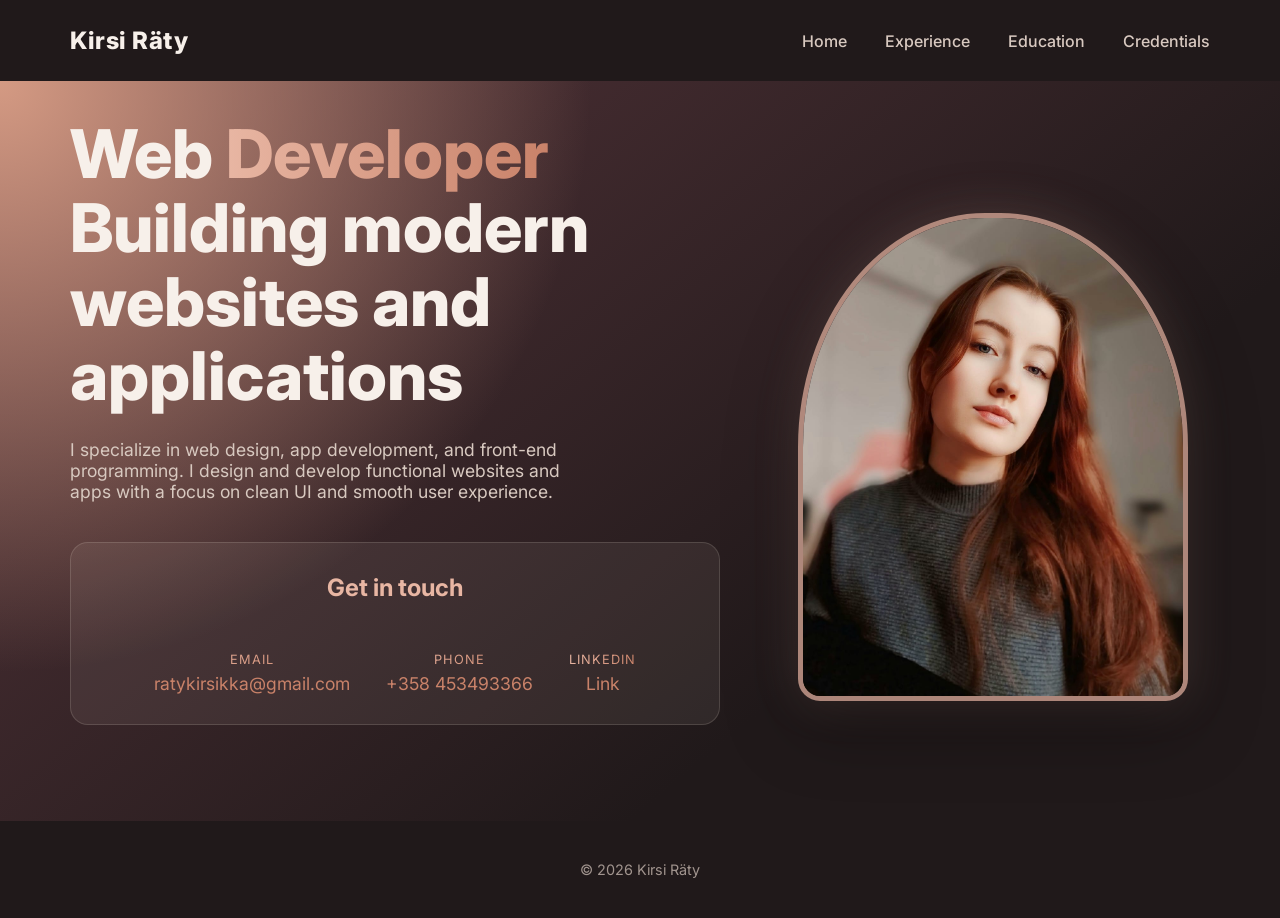
<file: index.html>
<!DOCTYPE html>
<html lang="en">
<head>
  <meta charset="UTF-8">
  <meta name="viewport" content="width=device-width, initial-scale=1.0">
  <title>Portfolio</title>
  <link rel="stylesheet" href="styles.css">
</head>
<body class="home-page">

<nav>
  <h2>Kirsi Räty</h2>
  <div>
    <a href="index.html">Home</a>
    <a href="experience.html">Experience</a>
    <a href="education.html">Education</a>
    <a href="credentials.html">Credentials</a>
  </div>
</nav>

<section class="hero">
  <div class="hero-copy">
    <h1>
      Web <span>Developer</span><br>
      Building modern<br>
      websites and applications
    </h1>
    <p>
      I specialize in web design, app development, and front-end programming. I design and develop functional websites and apps with a focus on clean UI and smooth user experience.
    </p>
  </div>
  <img class="hero-photo" src="mina.jpg" alt="Mina, the portfolio owner">

<section class="contact-section" id="contact" aria-labelledby="contact-title">
  <div class="contact-card">
    <h2 id="contact-title">Get in touch</h2>
    <div class="contact-details">
      <p><span>Email</span><a href="mailto:ratykirsikka@gmail.com">ratykirsikka@gmail.com</a></p>
      <p><span>Phone</span><a href="+358 453493366">+358 453493366</a></p>
      <p><span>LinkedIn</span><a href="https://www.linkedin.com/in/kirsi-r%C3%A4ty-0150aa262/">Link</a></p>
    </div>
  </div>
</section>
</section>

<footer>
  © 2026 Kirsi Räty
</footer>

</body>
</html>
</file>
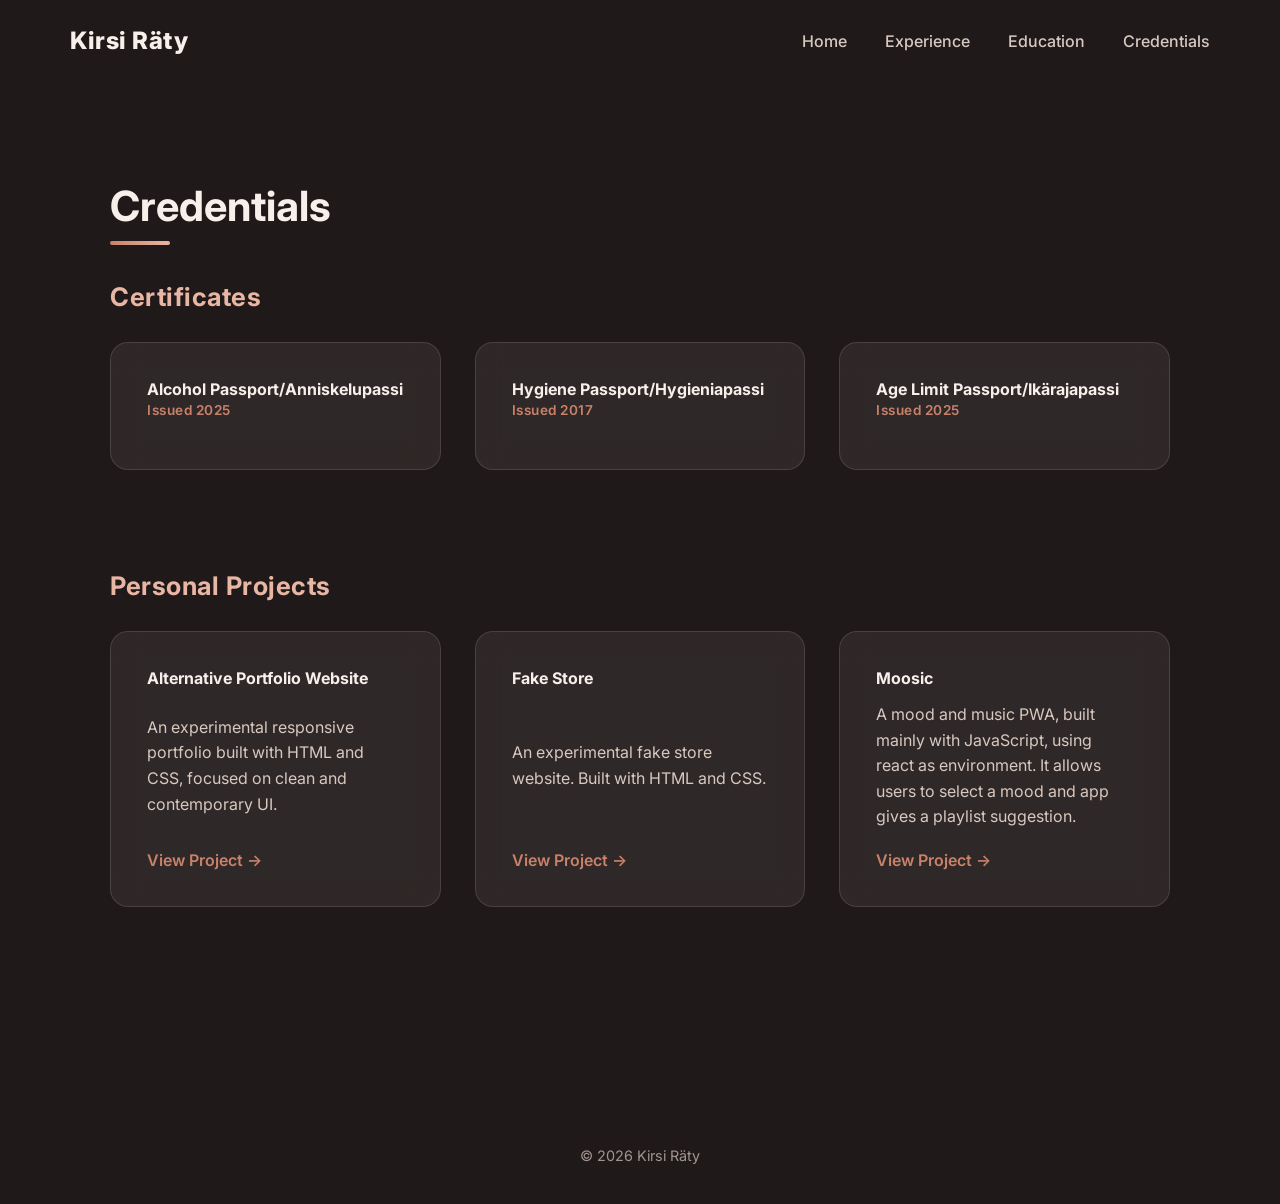
<file: credentials.html>
<!DOCTYPE html>
<html lang="en">
<head>
  <meta charset="UTF-8">
  <meta name="viewport" content="width=device-width, initial-scale=1.0">
  <title>Credentials</title>
  <link rel="stylesheet" href="styles.css">
</head>
<body>

<nav>
  <h2>Kirsi Räty</h2>
  <div>
    <a href="index.html">Home</a>
    <a href="experience.html">Experience</a>
    <a href="education.html">Education</a>
    <a href="credentials.html">Credentials</a>
  </div>
</nav>

<section class="section">
  <h2 class="section-title">Credentials</h2>

  <!-- CERTIFICATES -->
  <div class="credentials-group">
    <h3 class="subheading">Certificates</h3>

    <div class="cards">
      <div class="card glow-card">
        <h4>Alcohol Passport/Anniskelupassi</h4>
        <span>Issued 2025</span>
        <p>    
        </p>
      </div>

      <div class="card glow-card">
        <h4>Hygiene Passport/Hygieniapassi</h4>
        <span>Issued 2017</span>
        <p>
        </p>
      </div>
      <div class="card glow-card">
        <h4>Age Limit Passport/Ikärajapassi</h4>
        <span>Issued 2025</span>
        <p>    
        </p>
      </div>
    </div>
  </div>

  <div class="credentials-group">
    <h3 class="subheading">Personal Projects</h3>

    <div class="cards">
      <div class="card project-card">
        <h4>Alternative Portfolio Website</h4>
        <p>
          An experimental responsive portfolio built with HTML and CSS, focused on clean and contemporary UI.
        </p>
        <a href="https://kirsiraty.github.io/Portfolio-Website/" target="_blank" class="project-link">View Project →</a>
      </div>

      <div class="card project-card">
        <h4>Fake Store</h4>
        <p>
          An experimental fake store website. Built with HTML and CSS.
        </p>
        <a href="https://kirsiraty.github.io/FakeStore/" target="_blank" class="project-link">View Project →</a>
      </div>

      <div class="card project-card">
        <h4>Moosic</h4>
        <p>
          A mood and music PWA, built mainly with JavaScript, using react as environment. It allows users to select a mood and app gives a playlist suggestion.
        </p>
        <a href="https://kirsiraty.github.io/Moosic-App/" target="_blank" class="project-link">View Project →</a>
      </div>
    </div>
  </div>

</section>

<footer>
  © 2026 Kirsi Räty
</footer>

</body>
</html>
</file>
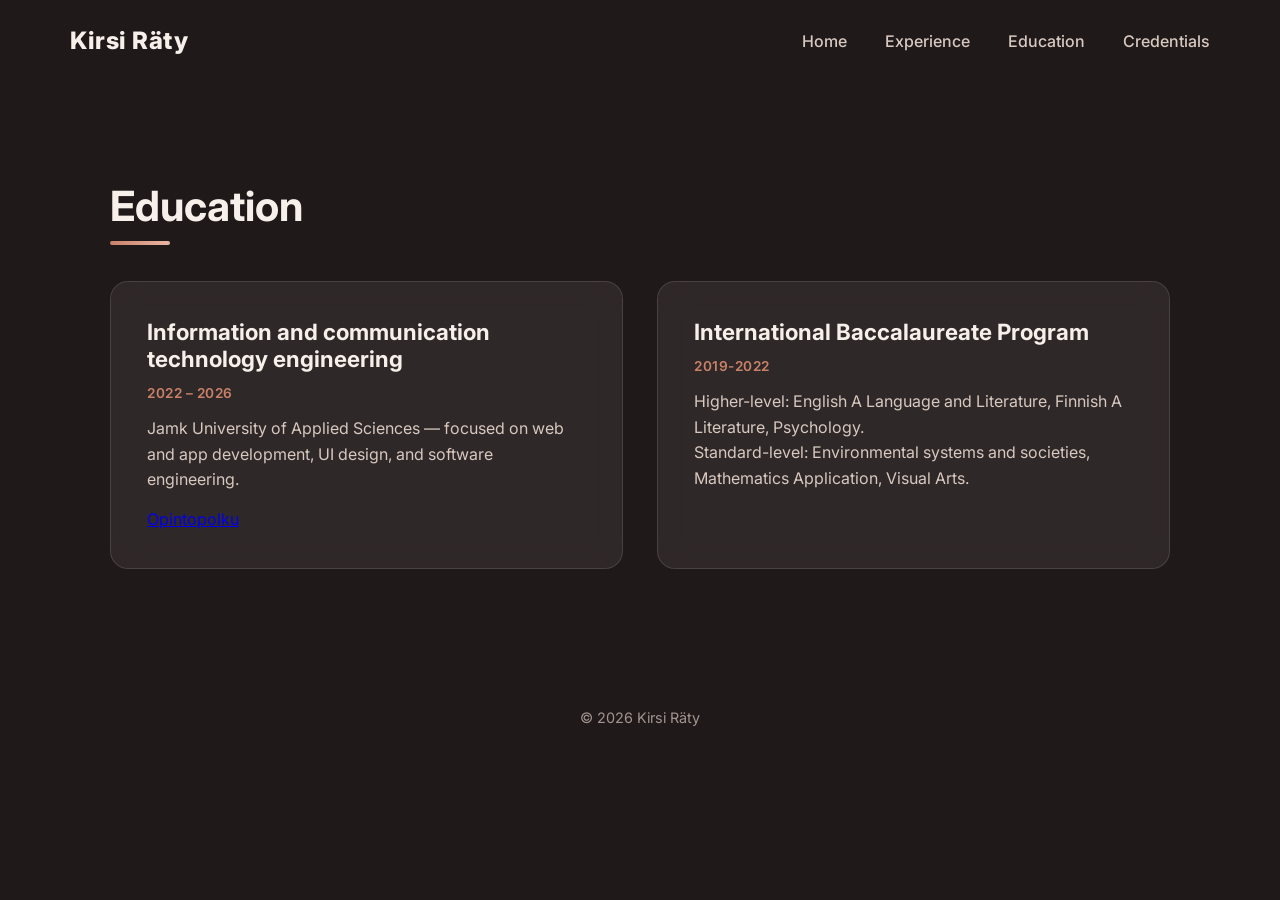
<file: education.html>
<!DOCTYPE html>
<html lang="en">
<head>
  <meta charset="UTF-8">
  <meta name="viewport" content="width=device-width, initial-scale=1.0">
  <title>Education</title>
  <link rel="stylesheet" href="styles.css">
</head>
<body>

<nav>
  <h2>Kirsi Räty</h2>
  <div>
    <a href="index.html">Home</a>
    <a href="experience.html">Experience</a>
    <a href="education.html">Education</a>
    <a href="credentials.html">Credentials</a>
  </div>
</nav>

<section class="section">
  <h2 class="section-title">Education</h2>

  <div class="cards">
    <div class="card">
      <h3>Information and communication technology engineering </h3>
      <span>2022 – 2026</span>
      <p>
        Jamk University of Applied Sciences — focused on web and app development, UI design, and software engineering.
      </p>
      <p><a href="https://opintopolku.fi/koski/opinnot/53740883c391443baf804b0c954510be">Opintopolku</a></p>
    </div>

    <div class="card">
      <h3>International Baccalaureate Program</h3>
      <span>2019-2022</span>
      <p>
        Higher-level: English A Language and Literature, Finnish A Literature, Psychology.
        <br>
        Standard-level: Environmental systems and societies, Mathematics Application, Visual Arts.
      </p>
    </div>
  </div>
</section>

<footer>
  © 2026 Kirsi Räty
</footer>

</body>
</html>
</file>
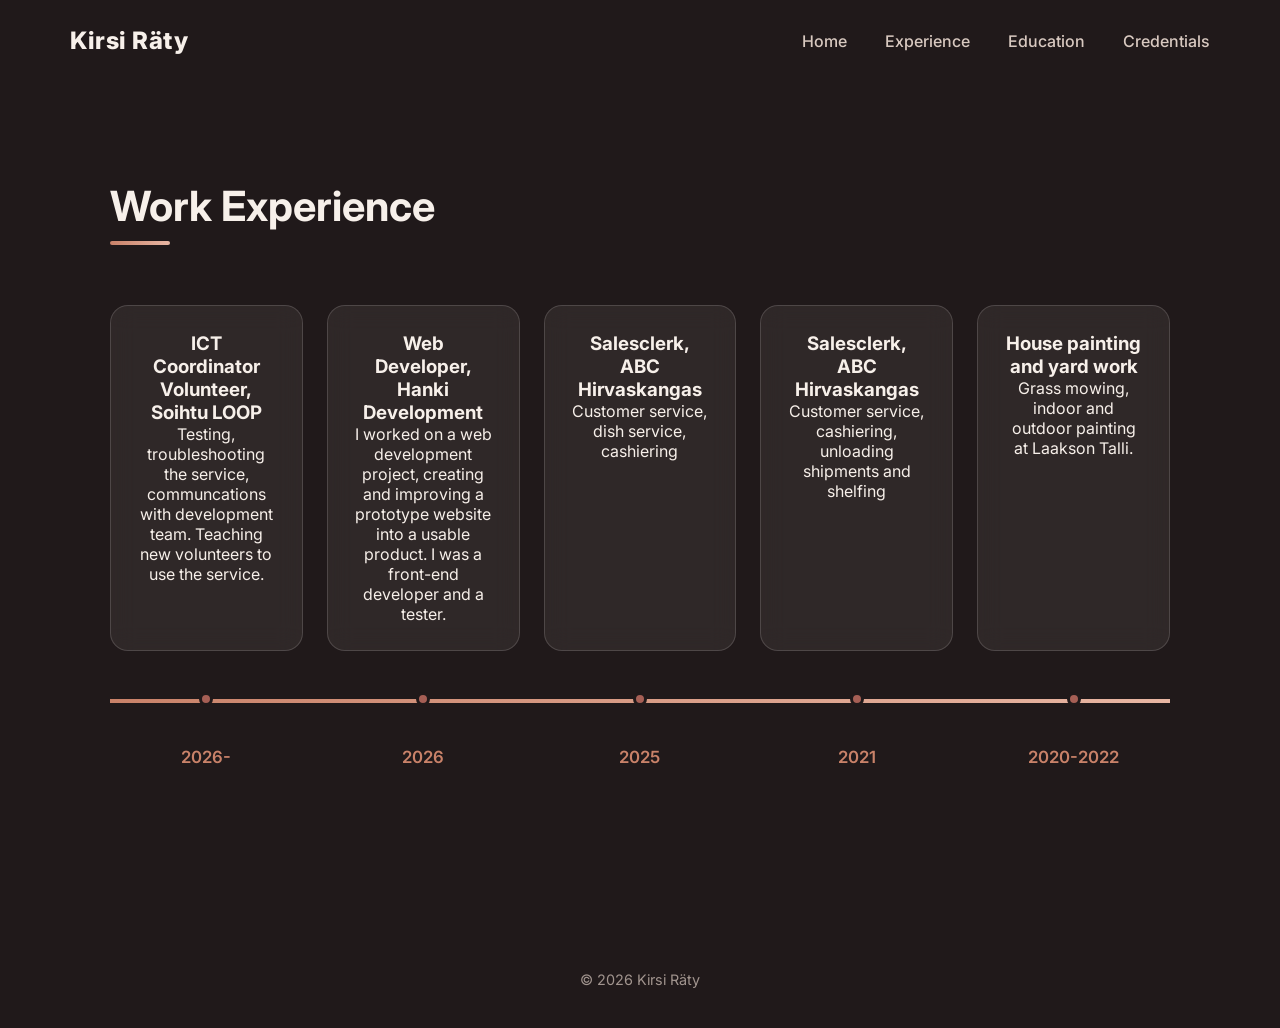
<file: experience.html>
<!DOCTYPE html>
<html lang="en">
<head>
  <meta charset="UTF-8">
  <meta name="viewport" content="width=device-width, initial-scale=1.0">
  <title>Experience</title>
  <link rel="stylesheet" href="styles.css">
</head>
<body>

<nav>
  <h2>Kirsi Räty</h2>
  <div>
    <a href="index.html">Home</a>
    <a href="experience.html">Experience</a>
    <a href="education.html">Education</a>
    <a href="credentials.html">Credentials</a>
  </div>
</nav>

<section class="section">
  <h2 class="section-title">Work Experience</h2>

  <div class="timeline-container">

    <div class="timeline-line"></div>

    <div class="timeline-node">
      <div class="timeline-card">
        <h3>ICT Coordinator Volunteer, Soihtu LOOP</h3>
        <p>
          Testing, troubleshooting the service, communcations with development team. Teaching new volunteers to use the service.
        </p>
      </div>

      <div class="timeline-dot"></div>
      <div class="timeline-year">2026-</div>
    </div>

      <div class="timeline-node">
      <div class="timeline-card">
        <h3>Web Developer, Hanki Development</h3>
        <p>
          I worked on a web development project, creating and improving a prototype website into a usable product. I was a front-end developer and a tester.
        </p>
      </div>

      <div class="timeline-dot"></div>
      <div class="timeline-year">2026</div>
    </div>
    <div class="timeline-node">
      <div class="timeline-card">
        <h3>Salesclerk, ABC Hirvaskangas</h3>
        <p>
          Customer service, dish service, cashiering
        </p>
      </div>

      <div class="timeline-dot"></div>
      <div class="timeline-year">2025</div>
    </div>

    <div class="timeline-node">
      <div class="timeline-card">
        <h3>Salesclerk, ABC Hirvaskangas</h3>
        <p>
          Customer service, cashiering, unloading shipments and shelfing
        </p>
      </div>

      <div class="timeline-dot"></div>
      <div class="timeline-year">2021</div>
    </div>

    <div class="timeline-node">
      <div class="timeline-card">
        <h3>House painting and yard work</h3>
        <p>
          Grass mowing, indoor and outdoor painting at Laakson Talli.
        </p>
      </div>

      <div class="timeline-dot"></div>
      <div class="timeline-year">2020-2022</div>
    </div>

  </div>
</section>

<footer>
  © 2026 Kirsi Räty
</footer>

</body>
</html>
</file>
<file: styles.css>
@import url('https://fonts.googleapis.com/css2?family=Inter:wght@300;400;500;600;700;800&display=swap');

:root {
  --bg-dark: #20191A;
  --purple-dark: #55343A;
  --purple-mid: #A65F55;
  --purple-light: #E8B6A3;
  --accent: #C98269;
  --text-main: #F7F0EA;
  --text-muted: #D8C9C0;
  --card-bg: rgba(255, 237, 226, 0.07);
  --radius: 18px;
}

* {
  margin: 0;
  padding: 0;
  box-sizing: border-box;
}

body {
  font-family: 'Inter', sans-serif;
  background: var(--bg-dark);
  color: var(--text-main);
}

.home-page {
  min-height: 100vh;
  display: flex;
  flex-direction: column;
}

/* ================= NAV ================= */
nav {
  display: flex;
  justify-content: space-between;
  align-items: center;
  padding: 26px 70px;
}

nav h2 {
  font-weight: 800;
  letter-spacing: 0.5px;
}

nav a {
  margin-left: 34px;
  text-decoration: none;
  color: var(--text-muted);
  font-weight: 500;
  position: relative;
}

nav a::after {
  content: '';
  position: absolute;
  width: 0%;
  height: 2px;
  background: var(--accent);
  left: 0;
  bottom: -6px;
  transition: width 0.3s ease;
}

nav a:hover::after {
  width: 100%;
}

/* ================= HERO ================= */
.hero {
  flex: 1;
  min-height: 62vh;
  padding: 36px 70px 24px;
  display: grid;
  grid-template-columns: minmax(0, 1.2fr) minmax(280px, 0.8fr);
  align-items: center;
  column-gap: 56px;
  row-gap: 28px;
  background:
    radial-gradient(circle at top left, #D49A83 0%, transparent 40%),
    linear-gradient(140deg, #55343A, #20191A 70%);
}

.hero-copy {
  max-width: 720px;
}

.hero h1 {
  font-size: 4.2rem;
  font-weight: 800;
  line-height: 1.1;
}

.hero span {
  background: linear-gradient(90deg, var(--purple-light), var(--accent));
  -webkit-background-clip: text;
  background-clip: text;
  -webkit-text-fill-color: transparent;
}

.hero p {
  margin-top: 26px;
  max-width: 520px;
  font-size: 1.1rem;
  color: var(--text-muted);
}

.hero-photo {
  grid-column: 2;
  grid-row: 1 / span 2;
  align-self: center;
  justify-self: center;
  width: min(100%, 390px);
  aspect-ratio: 4 / 5;
  object-fit: cover;
  object-position: center 30%;
  border: 5px solid rgba(232, 182, 163, 0.7);
  border-radius: 48% 48% 22px 22px;
  box-shadow: 0 24px 70px rgba(0, 0, 0, 0.35), 0 0 45px rgba(232, 182, 163, 0.2);
}

/* ================= CONTACT ================= */
.contact-section {
  grid-column: 1;
  display: flex;
  justify-content:flex-start;
  padding: 12px 0 72px;
}

.contact-card {
  width: min(100%, 780px);
  padding: 30px;
  text-align: center;
  background: var(--card-bg);
  border: 1px solid rgba(255, 237, 226, 0.14);
  border-radius: var(--radius);
}

.contact-card h2 {
  margin-bottom: 8px;
  color: var(--purple-light);
}

.contact-details {
  display: flex;
  flex-wrap: wrap;
  justify-content: center;
  gap: 18px 36px;
  margin-top: 24px;
}

.contact-details p {
  display: grid;
  gap: 6px;
}

.contact-details span {
  color: var(--text-muted);
  font-size: 0.8rem;
  text-transform: uppercase;
  letter-spacing: 0.08em;
}

.contact-details a {
  color: var(--accent);
  text-decoration: none;
  overflow-wrap: anywhere;
}

.contact-details a:hover {
  color: var(--purple-light);
}

/* ================= SECTIONS ================= */
.section {
  padding: 100px 70px;
  max-width: 1200px;
  margin: auto;
}

.section-title {
  font-size: 2.6rem;
  margin-bottom: 50px;
  position: relative;
}

.section-title::after {
  content: '';
  width: 60px;
  height: 4px;
  background: linear-gradient(90deg, var(--accent), var(--purple-light));
  position: absolute;
  bottom: -14px;
  left: 0;
  border-radius: 4px;
}

.projects-intro {
  margin: -30px 0 34px;
  color: var(--text-muted);
  line-height: 1.6;
}

/* ================= CARDS ================= */
.cards {
  display: grid;
  grid-template-columns: repeat(auto-fit, minmax(280px, 1fr));
  gap: 34px;
}

.card {
  background: var(--card-bg);
  border-radius: var(--radius);
  padding: 36px;
  backdrop-filter: blur(14px);
  border: 1px solid rgba(255,255,255,0.12);
  transition: all 0.35s ease;
}

.card:hover {
  transform: translateY(-10px);
  border-color: var(--purple-light);
}

.card h3 {
  font-size: 1.4rem;
  margin-bottom: 10px;
}

.card span {
  font-size: 0.85rem;
  color: var(--accent);
  font-weight: 600;
  letter-spacing: 0.5px;
}

.card p {
  margin-top: 14px;
  color: var(--text-muted);
  line-height: 1.6;
}

/* ================= FOOTER ================= */
footer {
  text-align: center;
  padding: 40px;
  color: var(--text-muted);
  font-size: 0.9rem;
  opacity: 0.7;
}

/* ================= RESPONSIVE ================= */
@media (max-width: 768px) {
  nav {
    padding: 20px 30px;
  }

  .hero {
    grid-template-columns: 1fr;
    gap: 38px;
    padding: 70px 30px;
  }

  .hero h1 {
    font-size: 2.8rem;
  }

  .hero-photo {
    grid-column: 1;
    grid-row: auto;
    width: min(80%, 340px);
  }

  .section {
    padding: 70px 30px;
  }
}

/* ---------- TIMELINE ---------- */
.timeline-container {
  position: relative;
  display: flex;
  gap: 24px;
  padding: 24px 0 52px;
  overflow: visible;
}

/* Horizontal line */
.timeline-line {
  position: absolute;
  top: calc(100% - 132px);
  left: 0;
  width: 100%;
  height: 4px;
  background: linear-gradient(90deg, var(--accent), var(--purple-light));
  z-index: 1;
}

/* Timeline node */
.timeline-node {
  position: relative;
  flex: 1 1 0;
  min-width: 0;
  display: grid;
  grid-template-rows: minmax(220px, auto) 96px 32px;
  justify-items: center;
  z-index: 2;
}

/* Card ABOVE the line */
.timeline-card {
  width: 100%;
  height: 100%;
  min-height: 220px;
  background: var(--card-bg);
  padding: 26px;
  border-radius: var(--radius);
  border: 1px solid rgba(255,255,255,0.15);
  backdrop-filter: blur(12px);
  text-align: center;
  margin: 0;
  transform: none;
  transition: transform 0.35s ease, border-color 0.35s ease;
}

.timeline-card:hover {
  transform: translateY(-6px);
  border-color: var(--purple-light);
}

.timeline-dot {
  position: absolute;
  top: calc(100% - 80px);
  width: 14px;
  height: 14px;
  background: var(--purple-mid);
  border-radius: 50%;
  border: 3px solid var(--bg-dark);
  transform: translateY(-50%);
  z-index: 3;
}

.timeline-year {
  grid-row: 3;
  align-self: start;
  margin-top: 0;
  font-size: 1.05rem;
  font-weight: 600;
  color: var(--accent);
}

@media (max-width: 1000px) {
  .timeline-container {
    flex-direction: column;
    gap: 28px;
    padding: 0 0 0 38px;
  }

  .timeline-line {
    top: 0;
    bottom: 0;
    left: 7px;
    width: 4px;
    height: auto;
  }

  .timeline-node {
    display: block;
    flex: none;
    min-width: 0;
  }

  .timeline-card {
    height: auto;
    min-height: 0;
  }

  .timeline-dot {
    top: 20px;
    left: -36px;
  }

  .timeline-year {
    margin-top: 12px;
  }
}

/* ---------- CREDENTIALS PAGE ---------- */

.credentials-group {
  margin-bottom: 100px;
}

.subheading {
  font-size: 1.6rem;
  margin-bottom: 30px;
  color: var(--purple-light);
  letter-spacing: 0.5px;
}

/* Glow variation for certificates */
.glow-card {
  position: relative;
}

.glow-card::before {
  content: '';
  position: absolute;
  inset: 0;
  border-radius: var(--radius);
  background: linear-gradient(
    120deg,
    transparent,
    rgba(232, 182, 163, 0.15),
    transparent
  );
  opacity: 0;
  transition: opacity 0.4s ease;
}

.glow-card:hover::before {
  opacity: 1;
}

/* Project cards */
.project-card {
  display: flex;
  flex-direction: column;
  justify-content: space-between;
}

/* Project link button */
.project-link {
  margin-top: 20px;
  align-self: flex-start;
  text-decoration: none;
  font-weight: 600;
  color: var(--accent);
  position: relative;
}

.project-link::after {
  content: '';
  position: absolute;
  left: 0;
  bottom: -6px;
  width: 100%;
  height: 2px;
  background: linear-gradient(90deg, var(--accent), var(--purple-light));
  transform: scaleX(0);
  transform-origin: left;
  transition: transform 0.3s ease;
}

.project-link:hover::after {
  transform: scaleX(1);
}
</file>
